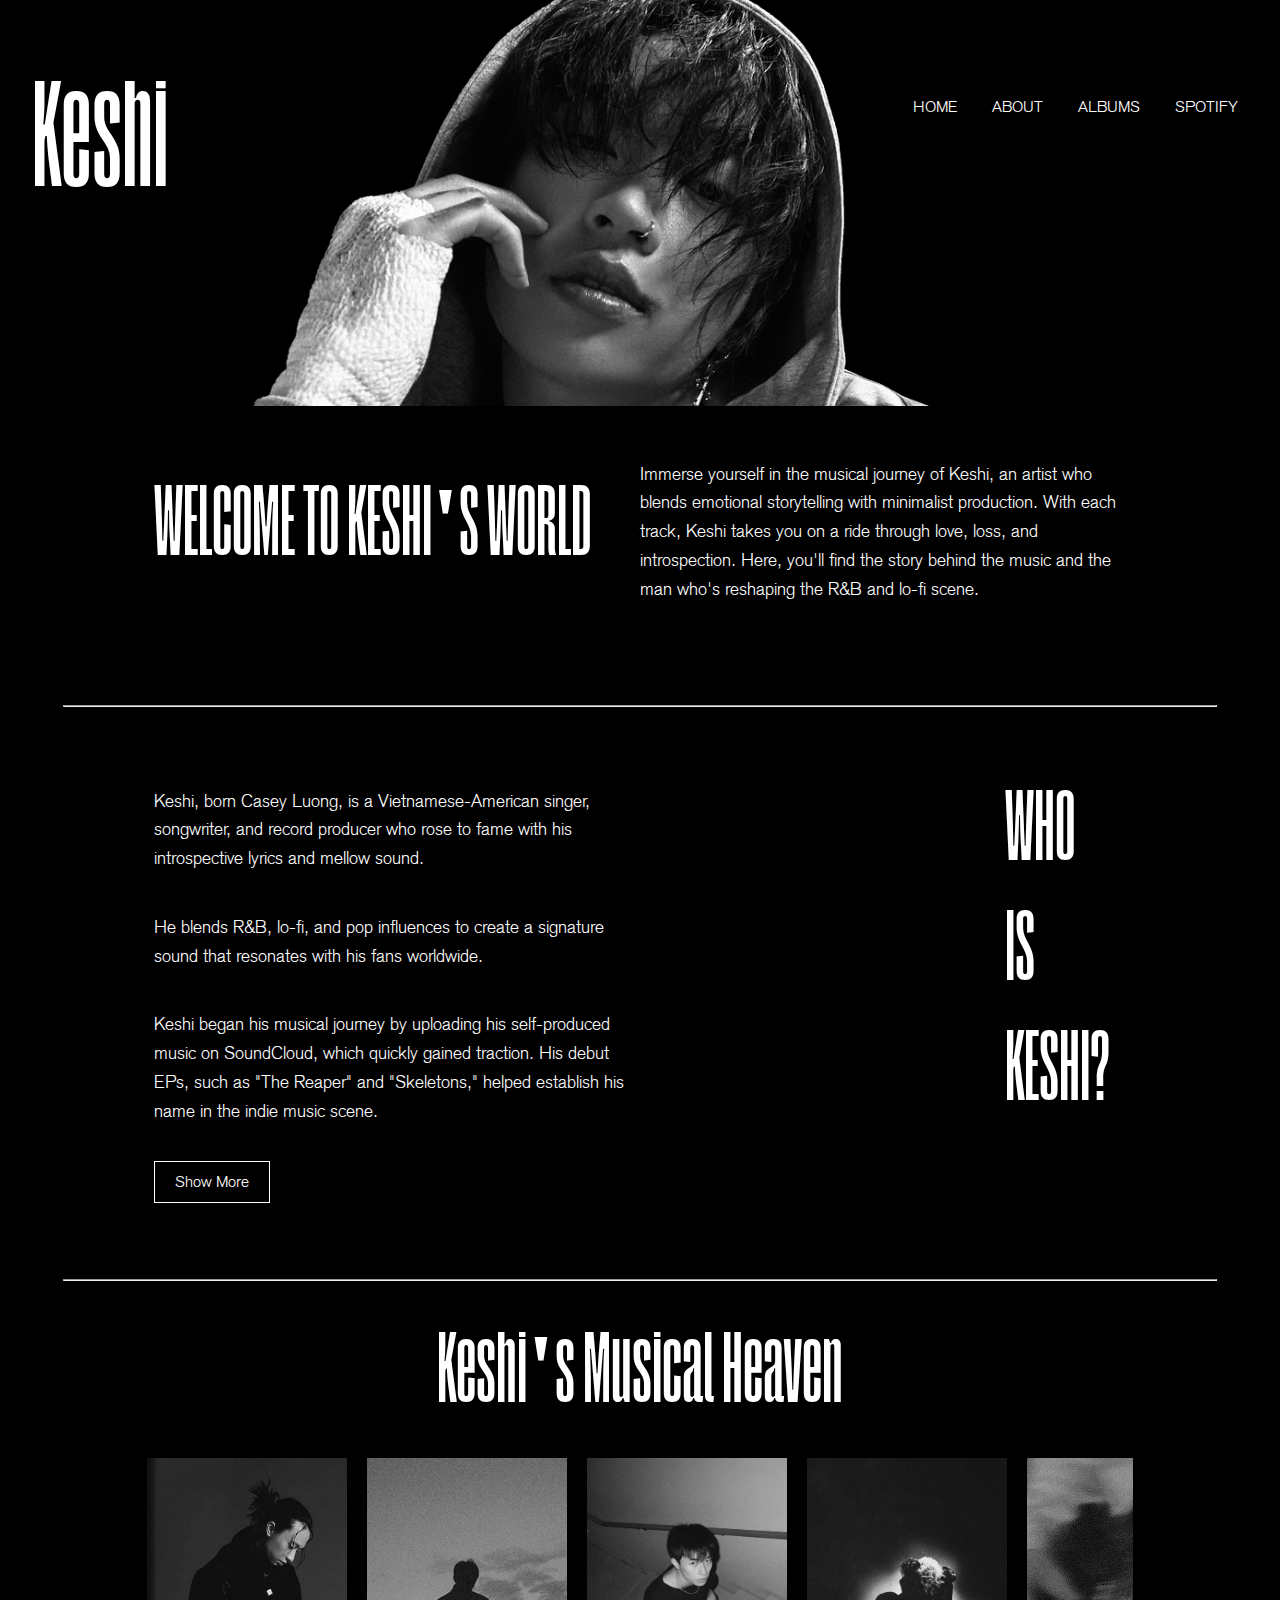
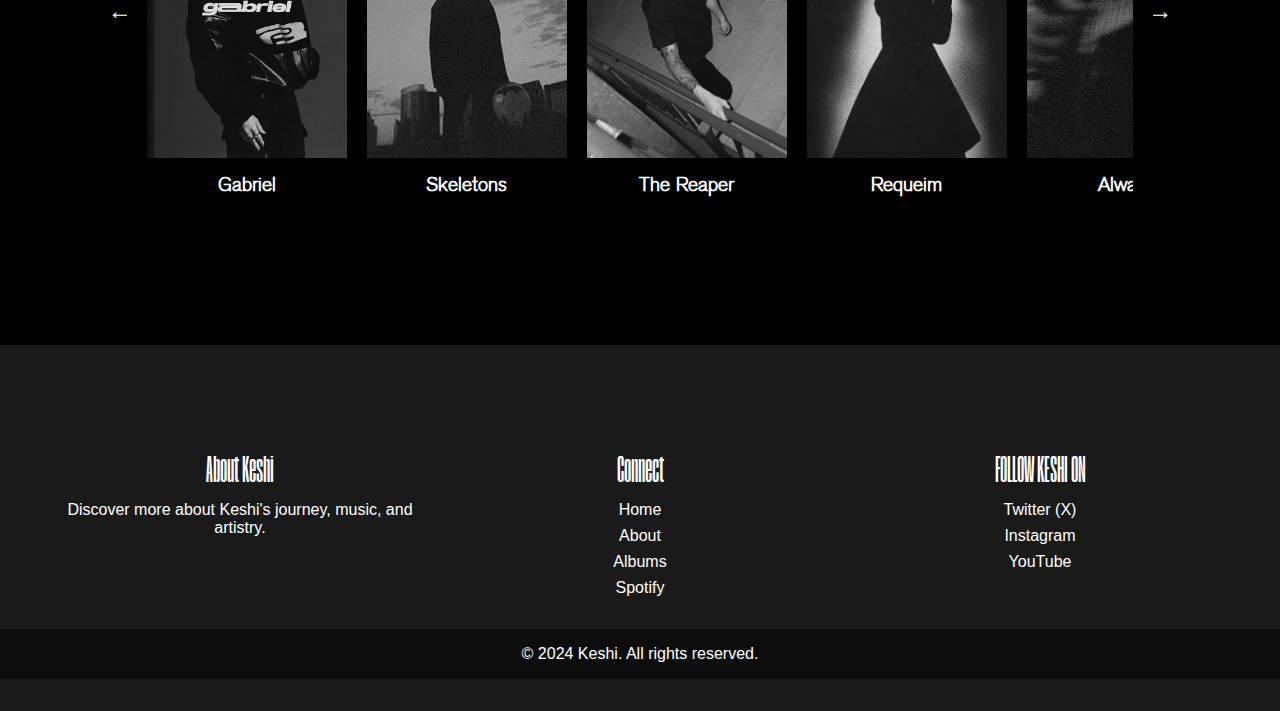
<file: index.html>
<!DOCTYPE html>
<html lang="en">
<head>
    <meta charset="UTF-8">
    <meta name="viewport" content="width=device-width, initial-scale=1.0">
    <link href="./src/style.css" rel="stylesheet"/>
    <title>Keshi's Bibliography</title>
</head>
<body>
    <header>
        <nav class="navbar">
            <div class="navbar-title">Keshi</div>
            <ul class="navbar-links">
                <li><a href="#home">HOME</a></li>
                <li><a href="#about">ABOUT</a></li>
                <li><a href="#albums">ALBUMS</a></li>
                <li><a href="https://open.spotify.com/artist/3pc0bOVB5whxmD50W79wwO?si=FI5-KnJJRL2UoEosHaFY8w">SPOTIFY</a></li>
            </ul>
        </nav>
        <div class="container header-content">
            <img src="./image/keshi.jpg" alt="KeshiImg" id="header-image">
        </div>
    </header>

    <button id="scrollTopBtn" onclick="scrollToTop()" style="display: none;">Top</button>

    <section id="home" class="home-section">
        <div class="home-container">
            <div class="home-title">
                <h2>Welcome to Keshi's World</h2>
            </div>
            <div class="home-content">
                <p>Immerse yourself in the musical journey of Keshi, an artist who blends emotional storytelling with minimalist production. With each track, Keshi takes you on a ride through love, loss, and introspection. Here, you'll find the story behind the music and the man who's reshaping the R&B and lo-fi scene.</p>
            </div>
        </div>
    </section>

    <br><br><hr width="90%">

    <section id="about" class="about-section">
        <div class="about-container">
            <div class="about-content">
                <p>
                    Keshi, born Casey Luong, is a Vietnamese-American singer, songwriter, and record producer who rose to fame with his introspective lyrics and mellow sound.
                </p>
                <p>
                    He blends R&B, lo-fi, and pop influences to create a signature sound that resonates with his fans worldwide.
                </p>
                <p>
                    Keshi began his musical journey by uploading his self-produced music on SoundCloud, which quickly gained traction. His debut EPs, such as "The Reaper" and "Skeletons," helped establish his name in the indie music scene.
                </p>
                <div id="more-text" style="display: none;">
                    <p>
                        Keshi's musical style is characterized by its minimalistic production, delicate guitar melodies, and ethereal vocals. Drawing inspiration from artists like Frank Ocean, John Mayer, and Joji, Keshi’s sound is both soothing and melancholic, making his music a go-to for late-night playlists. His intimate production style, which he largely manages himself, gives his music an unfiltered, raw quality that fans deeply appreciate.
                        <br><br>
                        As Keshi's fame grew, so did his impact on the global music scene. He transitioned from making music in his bedroom to touring worldwide, playing in sold-out venues across the U.S., Europe, and Asia. His ability to remain authentic while refining his sound has earned him millions of streams on platforms like Spotify and Apple Music, cementing his status as one of the most promising emerging artists in the alternative R&B and lo-fi space.
                        <br><br>
                        In 2021, Keshi released his highly anticipated debut album Gabriel, which showcased his growth as an artist and featured more complex soundscapes. With collaborations with high-profile producers and continued emphasis on his deeply personal lyrics, Gabriel propelled Keshi further into the mainstream, earning critical acclaim and further solidifying his place in the music industry.
                        <br><br>
                        Despite his success, Keshi remains grounded, staying connected with his fans through social media and maintaining an active role in the production of his music. His authenticity and vulnerability continue to draw fans in, making Keshi a true voice of this generation's indie and R&B scene.
                    </p>
                </div>
                <button id="show-more-btn" onclick="toggleText()">Show More</button>
            </div>
            <div class="about-title">
                <h2>Who <br>is<br> Keshi?</h2>
            </div>
        </div>
    </section>

    <br><br><hr width="90%">

    <h2 class="albums-title">Keshi's Musical Heaven</h2> 
    
    <section id="albums" class="album-section">
        <div class="album-container">

            <button class="scroll-button left-button" id="scroll-left">&#8592;</button>

            <div class="albums-wrapper" id="albums-wrapper">
                <a href = "https://open.spotify.com/album/1WVIJaAboRSwJOe4u0n0Q7?si=Fx-bBHFVSo2qwkfH1aql4w">
                <div class="album-content">
                    <img src="./image/Gabriel.jpg" alt="Gabriel">
                    <h3>Gabriel</h3>
                </div>
                </a>
                
                <a href = "https://open.spotify.com/album/14IZ6aHadzsKrNMnntwLb0?si=d1PZ-4F_QyquK7hmsXAtIg">
                <div class="album-content">
                    <img src="./image/Skeletons.jpg" alt="Skeletons">
                    <h3>Skeletons</h3>
                </div>
                </a>

                <a href = "https://open.spotify.com/album/1hM5xkleU8wr2yOaY2gCMB?si=NXokyNhrSA-utw5Qs6WlkQ">
                <div class="album-content">
                    <img src="./image/TheReaper.jpg" alt="The Reaper">
                    <h3>The Reaper</h3>
                </div>
                </a>

                <a href="https://open.spotify.com/album/0ResBXlOIf8Bqsf6W9swJx?si=bHtgOHAyS16BRRgEmCqpQg">
                <div class="album-content">
                    <img src="./image/Requeim.jpg" alt="Requeim">
                    <h3>Requeim</h3>
                </div>
                </a>

                <a href="https://open.spotify.com/album/37FLvUnF5qC1LZBNCWqG1A?si=L-mHAdG2Rn2csqy-Tlahvw">
                <div class="album-content">
                    <img src="./image/Always.jpg" alt="Always">
                    <h3>Always</h3>
                </div>
                </a>

                <a href ="https://open.spotify.com/album/4LfFHT00C9ImLMUjHkqWjQ?si=ajTpDzp0TB-MV5Oi12-E5w">
                <div class="album-content">
                    <img src="./image/Bandaids.jpg" alt="Bandaids">
                    <h3>Bandaids</h3>
                </div>
                </a>

            </div>

            <button class="scroll-button right-button" id="scroll-right">&#8594;</button>
        </div>
    </section>

    <footer class="footer">
        <div class="footer-content">
            <div class="footer-section">
                <h4>About Keshi</h4>
                <p>Discover more about Keshi's journey, music, and artistry.</p>
            </div>
            <div class="footer-section">
                <h4>Connect</h4>
                <ul class="footer-links">
                    <li><a href="#home">Home</a></li>
                    <li><a href="#about">About</a></li>
                    <li><a href="#albums">Albums</a></li>
                    <li><a href="https://open.spotify.com/artist/3pc0bOVB5whxmD50W79wwO?si=FI5-KnJJRL2UoEosHaFY8w">Spotify</a></li>
                </ul>
            </div>
            <div class="footer-section">
                <h4>FOLLOW KESHI ON</h4>
                <ul class="social-links">
                    <li><a href="https://x.com/keshimusic">Twitter (X)</a></li>
                    <li><a href="https://www.instagram.com/keshi?utm_source=ig_web_button_share_sheet&igsh=ZDNlZDc0MzIxNw==">Instagram</a></li>
                    <li><a href="https://www.youtube.com/channel/UCX40ZEqeYqCXyiAzrSUiPOg">YouTube</a></li>
                </ul>
            </div>
        </div>
        <div class="footer-bottom">
            <p>&copy; 2024 Keshi. All rights reserved.</p>
        </div>
    </footer>
    
    <script>
        
        const scrollTopBtn = document.getElementById("scrollTopBtn");

        window.onscroll = function() {
            if (document.body.scrollTop > 20 || document.documentElement.scrollTop > 20) {
                scrollTopBtn.style.display = "block";
            } else {
                scrollTopBtn.style.display = "none";
            }
        };

        function scrollToTop() {
            window.scrollTo({
                top: 0,
                behavior: 'smooth'
            });
        }

        function toggleText() {
            const moreText = document.getElementById("more-text");
            const btnText = document.getElementById("show-more-btn");

            if (moreText.style.display === "none") {
                moreText.style.display = "block";
                btnText.textContent = "Show Less";
            } else {
                moreText.style.display = "none";
                btnText.textContent = "Show More";
            }
        }

        function scrollLeft() {
            const wrapper = document.querySelector('.albums-wrapper');
            wrapper.scrollBy({
                top: 0,
                left: -200,
                behavior: 'smooth'
            });
        }

        function scrollRight() {
            const wrapper = document.querySelector('.albums-wrapper');
            wrapper.scrollBy({
                top: 0,
                left: 200,
                behavior: 'smooth'
            });
        }

        //horizontal scrolling AHAHA I FINALLY CRACKED IT BABYYY
        const scrollWrapper = document.getElementById("albums-wrapper");
        const scrollLeftButton = document.getElementById("scroll-left");
        const scrollRightButton = document.getElementById("scroll-right");

        const scrollAmount = 3000;

        scrollLeftButton.addEventListener("click", ()=> {
            scrollWrapper.scrollBy({
                left: -scrollAmount,
                behavior: "smooth",
            });
        });

        scrollRightButton.addEventListener("click", ()=> {
            scrollWrapper.scrollBy({
                left: scrollAmount,
                behavior: "smooth",
            });
        });
       
    </script>
</body>
</html>
</file>
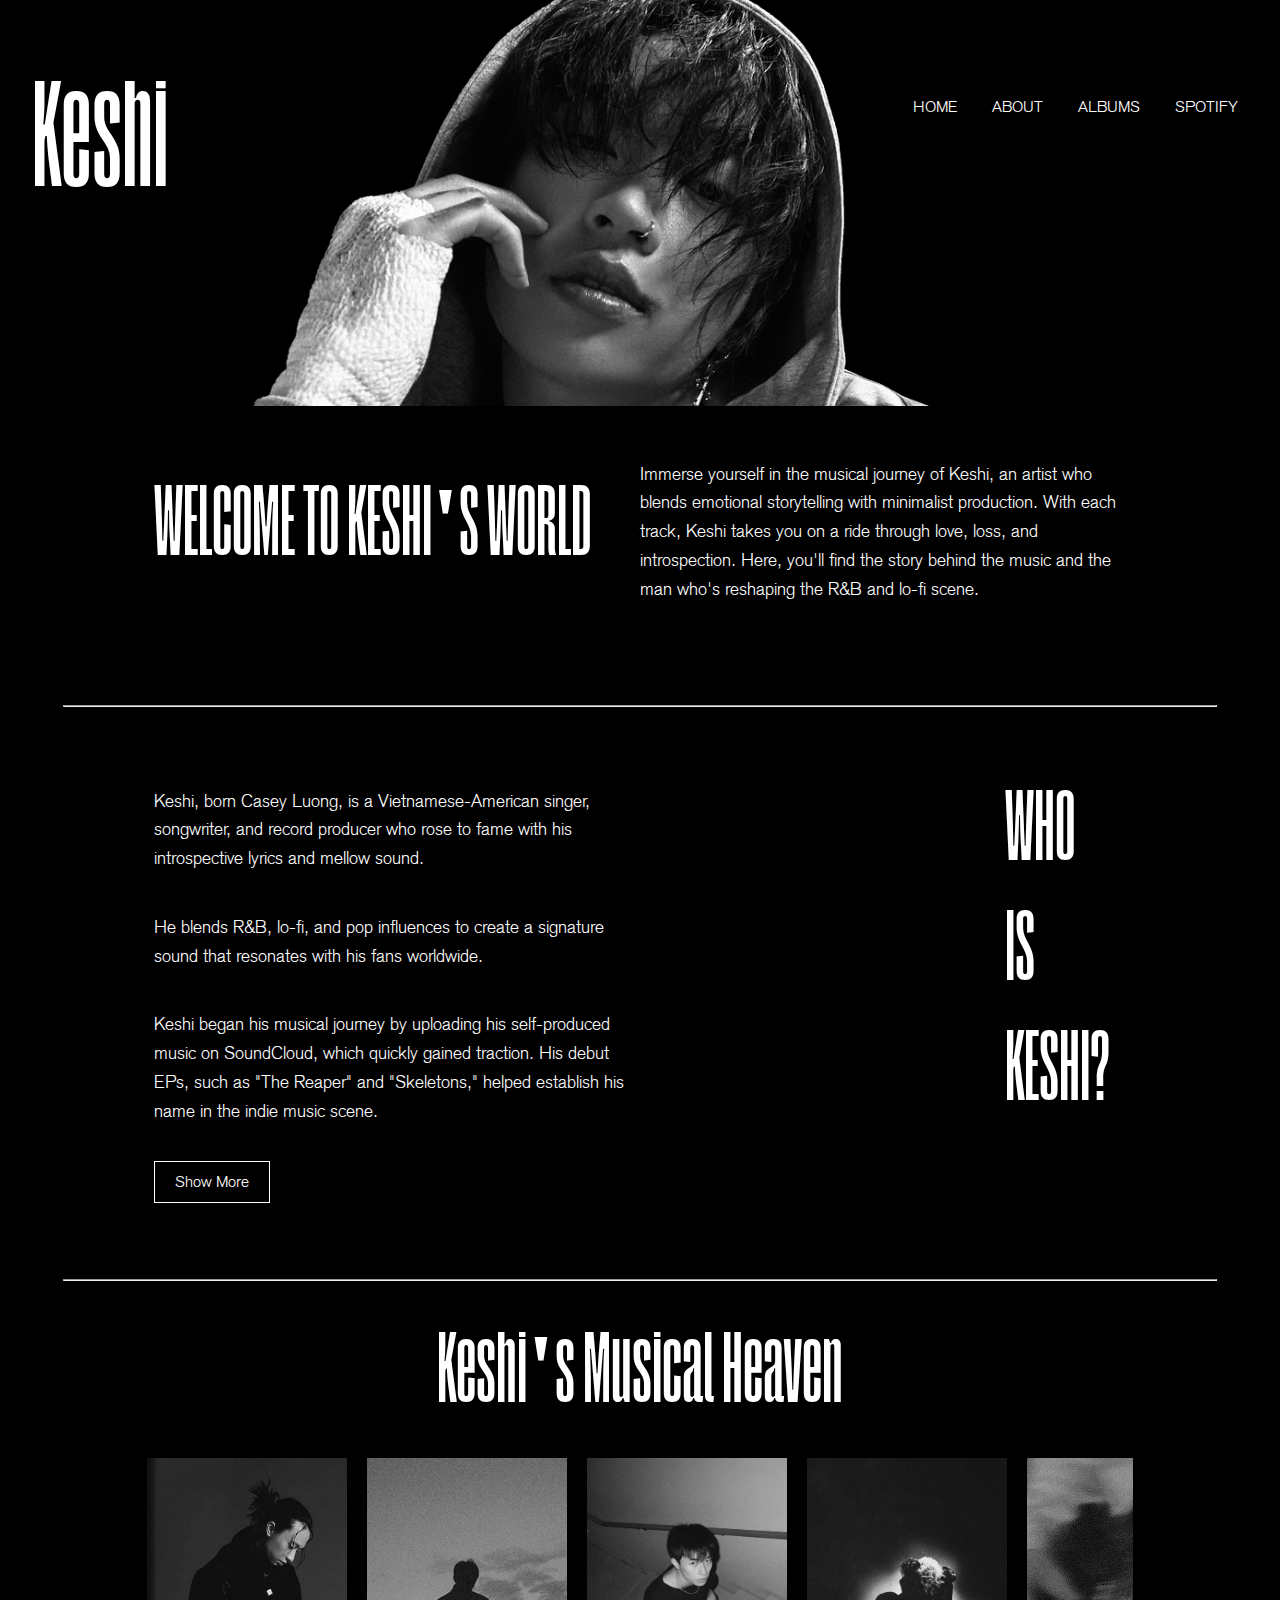
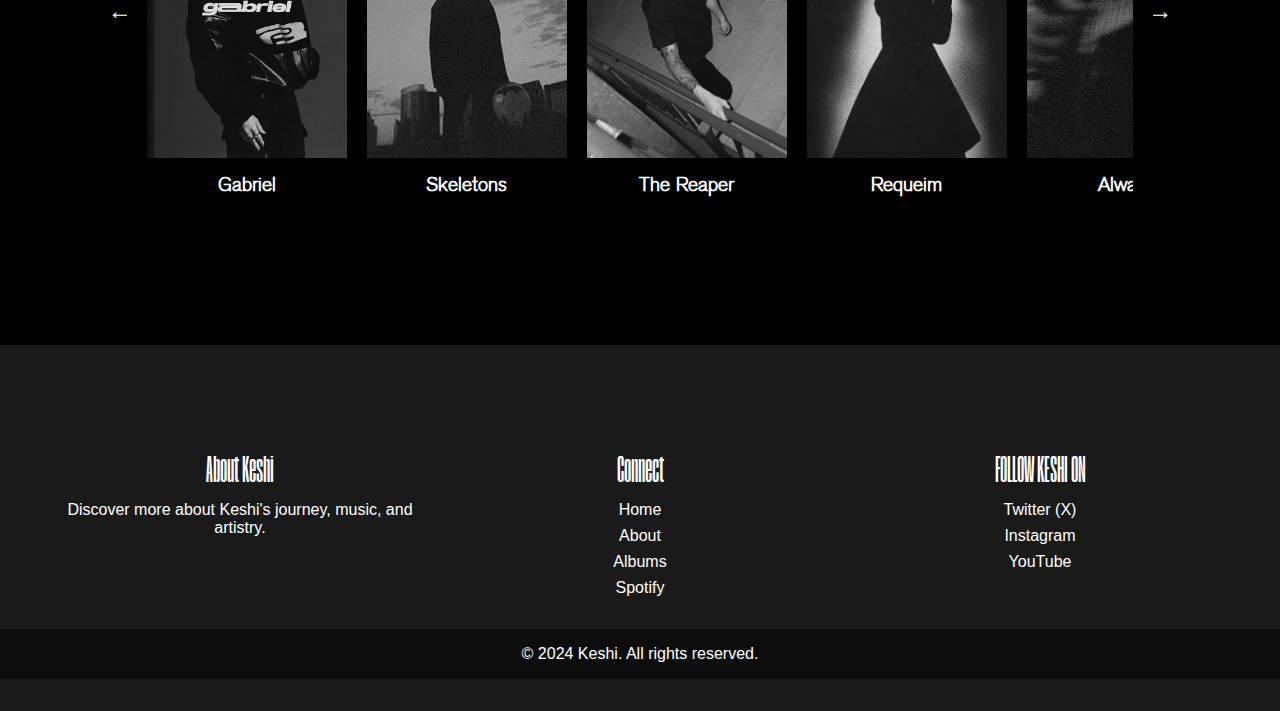
<file: src/index.html>
<!DOCTYPE html>
<html lang="en">
<head>
    <meta charset="UTF-8">
    <meta name="viewport" content="width=device-width, initial-scale=1.0">
    <link href="style.css" rel="stylesheet"/>
    <title>Keshi's Bibliography</title>
</head>
<body>
    <header>
        <nav class="navbar">
            <div class="navbar-title">Keshi</div>
            <ul class="navbar-links">
                <li><a href="#home">HOME</a></li>
                <li><a href="#about">ABOUT</a></li>
                <li><a href="#albums">ALBUMS</a></li>
                <li><a href="https://open.spotify.com/artist/3pc0bOVB5whxmD50W79wwO?si=FI5-KnJJRL2UoEosHaFY8w">SPOTIFY</a></li>
            </ul>
        </nav>
        <div class="container header-content">
            <img src="../image/keshi.jpg" alt="KeshiImg" id="header-image">
        </div>
    </header>

    <button id="scrollTopBtn" onclick="scrollToTop()" style="display: none;">Top</button>

    <section id="home" class="home-section">
        <div class="home-container">
            <div class="home-title">
                <h2>Welcome to Keshi's World</h2>
            </div>
            <div class="home-content">
                <p>Immerse yourself in the musical journey of Keshi, an artist who blends emotional storytelling with minimalist production. With each track, Keshi takes you on a ride through love, loss, and introspection. Here, you'll find the story behind the music and the man who's reshaping the R&B and lo-fi scene.</p>
            </div>
        </div>
    </section>

    <br><br><hr width="90%">

    <section id="about" class="about-section">
        <div class="about-container">
            <div class="about-content">
                <p>
                    Keshi, born Casey Luong, is a Vietnamese-American singer, songwriter, and record producer who rose to fame with his introspective lyrics and mellow sound.
                </p>
                <p>
                    He blends R&B, lo-fi, and pop influences to create a signature sound that resonates with his fans worldwide.
                </p>
                <p>
                    Keshi began his musical journey by uploading his self-produced music on SoundCloud, which quickly gained traction. His debut EPs, such as "The Reaper" and "Skeletons," helped establish his name in the indie music scene.
                </p>
                <div id="more-text" style="display: none;">
                    <p>
                        Keshi's musical style is characterized by its minimalistic production, delicate guitar melodies, and ethereal vocals. Drawing inspiration from artists like Frank Ocean, John Mayer, and Joji, Keshi’s sound is both soothing and melancholic, making his music a go-to for late-night playlists. His intimate production style, which he largely manages himself, gives his music an unfiltered, raw quality that fans deeply appreciate.
                        <br><br>
                        As Keshi's fame grew, so did his impact on the global music scene. He transitioned from making music in his bedroom to touring worldwide, playing in sold-out venues across the U.S., Europe, and Asia. His ability to remain authentic while refining his sound has earned him millions of streams on platforms like Spotify and Apple Music, cementing his status as one of the most promising emerging artists in the alternative R&B and lo-fi space.
                        <br><br>
                        In 2021, Keshi released his highly anticipated debut album Gabriel, which showcased his growth as an artist and featured more complex soundscapes. With collaborations with high-profile producers and continued emphasis on his deeply personal lyrics, Gabriel propelled Keshi further into the mainstream, earning critical acclaim and further solidifying his place in the music industry.
                        <br><br>
                        Despite his success, Keshi remains grounded, staying connected with his fans through social media and maintaining an active role in the production of his music. His authenticity and vulnerability continue to draw fans in, making Keshi a true voice of this generation's indie and R&B scene.
                    </p>
                </div>
                <button id="show-more-btn" onclick="toggleText()">Show More</button>
            </div>
            <div class="about-title">
                <h2>Who <br>is<br> Keshi?</h2>
            </div>
        </div>
    </section>

    <br><br><hr width="90%">

    <h2 class="albums-title">Keshi's Musical Heaven</h2> 
    
    <section id="albums" class="album-section">
        <div class="album-container">

            <button class="scroll-button left-button" id="scroll-left">&#8592;</button>

            <div class="albums-wrapper" id="albums-wrapper">
                <a href = "https://open.spotify.com/album/1WVIJaAboRSwJOe4u0n0Q7?si=Fx-bBHFVSo2qwkfH1aql4w">
                <div class="album-content">
                    <img src="../image/Gabriel.jpg" alt="Gabriel">
                    <h3>Gabriel</h3>
                </div>
                </a>
                
                <a href = "https://open.spotify.com/album/14IZ6aHadzsKrNMnntwLb0?si=d1PZ-4F_QyquK7hmsXAtIg">
                <div class="album-content">
                    <img src="../image/Skeletons.jpg" alt="Skeletons">
                    <h3>Skeletons</h3>
                </div>
                </a>

                <a href = "https://open.spotify.com/album/1hM5xkleU8wr2yOaY2gCMB?si=NXokyNhrSA-utw5Qs6WlkQ">
                <div class="album-content">
                    <img src="../image/TheReaper.jpg" alt="The Reaper">
                    <h3>The Reaper</h3>
                </div>
                </a>

                <a href="https://open.spotify.com/album/0ResBXlOIf8Bqsf6W9swJx?si=bHtgOHAyS16BRRgEmCqpQg">
                <div class="album-content">
                    <img src="../image/Requeim.jpg" alt="Requeim">
                    <h3>Requeim</h3>
                </div>
                </a>

                <a href="https://open.spotify.com/album/37FLvUnF5qC1LZBNCWqG1A?si=L-mHAdG2Rn2csqy-Tlahvw">
                <div class="album-content">
                    <img src="../image/Always.jpg" alt="Always">
                    <h3>Always</h3>
                </div>
                </a>

                <a href ="https://open.spotify.com/album/4LfFHT00C9ImLMUjHkqWjQ?si=ajTpDzp0TB-MV5Oi12-E5w">
                <div class="album-content">
                    <img src="../image/Bandaids.jpg" alt="Bandaids">
                    <h3>Bandaids</h3>
                </div>
                </a>

            </div>

            <button class="scroll-button right-button" id="scroll-right">&#8594;</button>
        </div>
    </section>

    <footer class="footer">
        <div class="footer-content">
            <div class="footer-section">
                <h4>About Keshi</h4>
                <p>Discover more about Keshi's journey, music, and artistry.</p>
            </div>
            <div class="footer-section">
                <h4>Connect</h4>
                <ul class="footer-links">
                    <li><a href="#home">Home</a></li>
                    <li><a href="#about">About</a></li>
                    <li><a href="#albums">Albums</a></li>
                    <li><a href="https://open.spotify.com/artist/3pc0bOVB5whxmD50W79wwO?si=FI5-KnJJRL2UoEosHaFY8w">Spotify</a></li>
                </ul>
            </div>
            <div class="footer-section">
                <h4>FOLLOW KESHI ON</h4>
                <ul class="social-links">
                    <li><a href="https://x.com/keshimusic">Twitter (X)</a></li>
                    <li><a href="https://www.instagram.com/keshi?utm_source=ig_web_button_share_sheet&igsh=ZDNlZDc0MzIxNw==">Instagram</a></li>
                    <li><a href="https://www.youtube.com/channel/UCX40ZEqeYqCXyiAzrSUiPOg">YouTube</a></li>
                </ul>
            </div>
        </div>
        <div class="footer-bottom">
            <p>&copy; 2024 Keshi. All rights reserved.</p>
        </div>
    </footer>
    
    <script>
        
        const scrollTopBtn = document.getElementById("scrollTopBtn");

        window.onscroll = function() {
            if (document.body.scrollTop > 20 || document.documentElement.scrollTop > 20) {
                scrollTopBtn.style.display = "block";
            } else {
                scrollTopBtn.style.display = "none";
            }
        };

        function scrollToTop() {
            window.scrollTo({
                top: 0,
                behavior: 'smooth'
            });
        }

        function toggleText() {
            const moreText = document.getElementById("more-text");
            const btnText = document.getElementById("show-more-btn");

            if (moreText.style.display === "none") {
                moreText.style.display = "block";
                btnText.textContent = "Show Less";
            } else {
                moreText.style.display = "none";
                btnText.textContent = "Show More";
            }
        }

        function scrollLeft() {
            const wrapper = document.querySelector('.albums-wrapper');
            wrapper.scrollBy({
                top: 0,
                left: -200,
                behavior: 'smooth'
            });
        }

        function scrollRight() {
            const wrapper = document.querySelector('.albums-wrapper');
            wrapper.scrollBy({
                top: 0,
                left: 200,
                behavior: 'smooth'
            });
        }

        //horizontal scrolling AHAHA I FINALLY CRACKED IT BABYYY
        const scrollWrapper = document.getElementById("albums-wrapper");
        const scrollLeftButton = document.getElementById("scroll-left");
        const scrollRightButton = document.getElementById("scroll-right");

        const scrollAmount = 3000;

        scrollLeftButton.addEventListener("click", ()=> {
            scrollWrapper.scrollBy({
                left: -scrollAmount,
                behavior: "smooth",
            });
        });

        scrollRightButton.addEventListener("click", ()=> {
            scrollWrapper.scrollBy({
                left: scrollAmount,
                behavior: "smooth",
            });
        });
       
    </script>
</body>
</html>
</file>
<file: src/style.css>
@font-face {
    font-family: 'SegmentAKey-Bold';
    src: url(../font/SegmentAKeyTrial-Bold.otf);  
}

@font-face {
    font-family: 'Akzidenz';
    src: url(../font/Akzidenz-grotesk-light.ttf);
}

html, body {
    margin: 0;
    padding: 0; 
    scroll-behavior: smooth;
}


body {
    background-color: black;
    color: white;
    font-family: Arial, sans-serif;
    overflow-x: hidden;
}


.navbar {
    display: flex;
    justify-content: space-between;
    align-items: center;
    background-color: transparent;
    padding: 1rem 2rem;
    position: absolute;
    top: 0;
    left: 0;
    width: 100%;
    z-index: 2;
    box-sizing: border-box;
}

.navbar-title {
    color: white;
    font-size: 150px;
    font-weight: bold;
    font-family: 'SegmentAKey-Bold';
    margin: 0;
    padding: 0;
}

.navbar-links {
    list-style-type: none;
    margin: 0;
    padding: 0;
    display: flex;
    font-family: 'Akzidenz';
}

.navbar-links li {
    margin-left: 15px;
}

.navbar-links a {
    color: white;
    text-decoration: none;
    font-size: 16px;
    padding: 10px; 
}

.navbar-links a:hover {
    color: #ddd; 
}

/* Styling the header image */
#header-image {
    width: 90%; 
    height: auto; 
    filter: grayscale(100%); 
    z-index: 1; 
}

/* Container padding for spacing */
.container {
    position: relative;
    z-index: 1;
    padding: 0rem;
    box-sizing: border-box; 
}

/* HOME Section Styling */
.home-section {
    display: flex;
    justify-content: center;
    padding: 2rem;
    background-color: black;
    color: white;
}

.home-container {
    display: flex;
    flex-direction: row;
    width: 80%; 
}

.home-title {
    width: 50%;
    text-align: left;
}

.home-title h2 {
    font-family: 'SegmentAKey-Bold';
    font-size: 100px;
    margin-bottom: 50px;
    text-transform: uppercase;
    margin-top: 0;
}

.home-content {
    width: 50%;
    font-family: 'Akzidenz';
}

.home-content p {
    font-size: 18px;
    line-height: 1.6;
    margin-bottom: 15px;
}

/* ABOUT Section Styling */
.about-section {
    display: flex;
    justify-content: center;
    padding: 2rem;
    background-color: black;
    color: white;
}

.about-container {
    display: flex;
    flex-direction: row;
    width: 80%; 
}

.about-title {
    width: 100%; 
    text-align: left;
}

.about-title h2 {
    font-family: 'SegmentAKey-Bold';
    font-size: 100px;
    margin-bottom: 30px; 
    margin-left: 75%; 
    text-transform: uppercase; 
    margin-top: 0;
}

.about-content {
    width: 100%; 
    font-family: 'Akzidenz';
}

.about-content p {
    font-size: 18px;
    line-height: 1.6; 
    margin-bottom: 15px; 
    margin-left: 0; 
    margin-top: 40px;
}

/* Show More Button Styling */
#show-more-btn {
    background-color: transparent;
    border: 1px solid white;
    color: white;
    padding: 10px 20px;
    font-family: 'Akzidenz';
    font-size: 16px;
    cursor: pointer;
    margin-top: 20px;
}

#show-more-btn:hover {
    background-color: white;
    color: black;
}

/* Albums section styling */
.albums-wrapper a{
    text-decoration: none;
}
.albums-title {
    font-family: 'SegmentAKey-Bold';
    font-size: 100px; 
    text-align: center; 
    margin-bottom: 0; 
    color: white; 
    margin-top: 0;
    margin-bottom: 0;
}


.album-section {
    display: flex;
    justify-content: center; 
    align-items: center;
    padding: 2rem; 
    background-color: black; 
    color: white; 
    overflow: hidden;
}

.album-container {
    position: relative;
    display: flex;
    justify-content: center; 
    align-items: center;
    width: 90%; 
}

/* Wrapper for album images */
.albums-wrapper {
    display: flex;
    gap: 20px; 
    overflow-x: auto;
    scroll-behavior: smooth;
    padding-bottom: 1rem; 
    max-width: 100%; 
    height: auto; 
    overflow: hidden;
}

.album-content {
    width: 200px; 
    text-align: center; 
}

.album-content img {
    width: 100%; 
    height: 300px; 
    object-fit: cover; 
    filter: grayscale(100%);
    transition: filter 0.3s ease;
}

.album-content h3 {
    color: white; 
    font-family: 'Akzidenz'; 
    font-size: 20px; 
    margin: 10px 0 0 0; 
}

.album-content img:hover {
    filter: none; 
}

/*Footer section*/
.footer {
    background-color: #1a1a1a; 
    color: white; 
    padding: 2rem 0; 
    text-align: center; 
    margin-top: 100px;
}

.footer-content {
    display: flex; 
    justify-content: space-around; 
    max-width: 1200px; 
    margin: 0 auto; 
    padding: 0 2rem; 
}

.footer-section {
    flex: 1; 
    margin: 1rem; 
}

.footer-section h4 {
    font-family: 'SegmentAKey-Bold'; 
    margin-bottom: 1rem; 
}

.footer-links, .social-links {
    list-style-type: none; 
    padding: 0;
}

.footer-links li, .social-links li {
    margin: 0.5rem 0; 
}

.footer-links a, .social-links a {
    color: white;
    text-decoration: none;
}

.footer-links a:hover, .social-links a:hover {
    text-decoration: underline; 
}

.footer-bottom {
    background-color: #0d0d0d;
    padding: 1rem 0; 
}

.footer-bottom p {
    margin: 0; 
}

h4{
    font-size: 4dvh;
}

/* Scroll buttons */
#scrollTopBtn {
    position: fixed;
    bottom: 20px;
    right: 20px;
    background-color: black;
    color: white;
    border: none;
    border-radius: 5px;
    padding: 10px 15px;
    cursor: pointer;
    z-index: 1000;
    display: none;
}

#scrollTopBtn:hover {
    background-color: gray;
}


.scroll-button{
    top: 50%;
    transform: translateY(-50%);
    background-color: rgba(0, 0, 0, 0.7);
    color: white;
    border: none;
    padding: 10px 15px;
    cursor: pointer;
    z-index: 10;
    font-size: 24px;
    border-radius: 10%;
    display: flex;
    align-items: center;
    justify-content: center;
    transition: background-color 0.3s ease;
}

.scroll-button:hover{
    background-color: rgba(225, 225, 225, 0.7);
    color: black;
}
</file>
